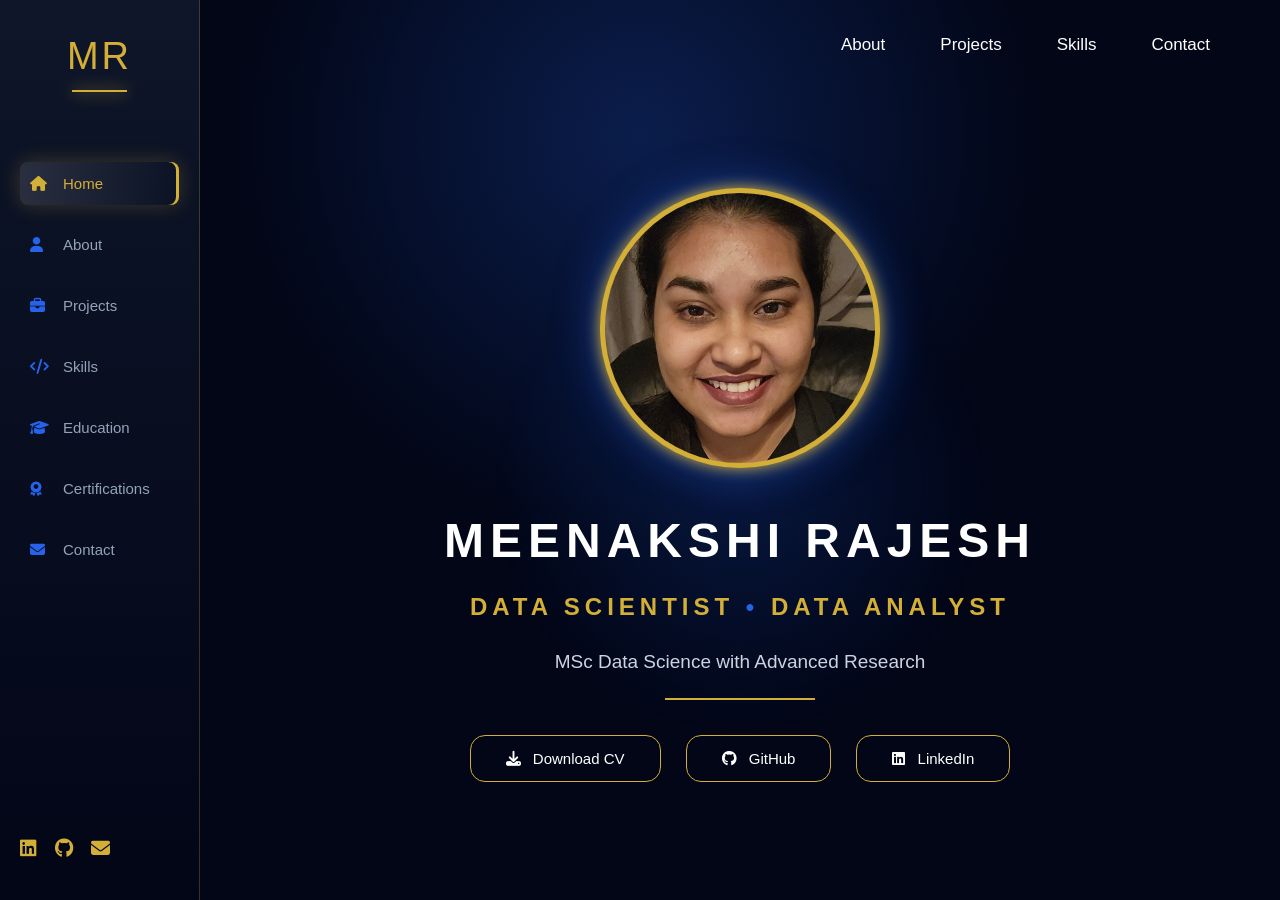
<file: index.html>
<!DOCTYPE html>
<html lang="en">

<head>

<meta charset="UTF-8">
<meta name="viewport" content="width=device-width, initial-scale=1.0">

<title>
Meenakshi Rajesh | Data Scientist
</title>


<link 
rel="stylesheet" 
href="https://cdnjs.cloudflare.com/ajax/libs/font-awesome/6.5.1/css/all.min.css">


<link rel="stylesheet" href="css/style.css">

</head>


<body>


<!-- =========================
     SIDEBAR
========================= -->


<aside class="sidebar">


<div class="logo">
MR
</div>



<nav class="side-menu">


<a class="active" href="index.html">

<i class="fa-solid fa-house"></i>
<span>Home</span>

</a>



<a href="about.html">

<i class="fa-solid fa-user"></i>
<span>About</span>

</a>



<a href="projects.html">

<i class="fa-solid fa-briefcase"></i>
<span>Projects</span>

</a>



<a href="skills.html">

<i class="fa-solid fa-code"></i>
<span>Skills</span>

</a>



<a href="education.html">

<i class="fa-solid fa-graduation-cap"></i>
<span>Education</span>

</a>



<a href="certifications.html">

<i class="fa-solid fa-award"></i>
<span>Certifications</span>

</a>



<a href="contact.html">

<i class="fa-solid fa-envelope"></i>
<span>Contact</span>

</a>


</nav>



<div class="social">


<a href="#">
<i class="fa-brands fa-linkedin"></i>
</a>


<a href="#">
<i class="fa-brands fa-github"></i>
</a>


<a href="#">
<i class="fa-solid fa-envelope"></i>
</a>


</div>


</aside>





<!-- =========================
     MAIN CONTENT
========================= -->


<main class="main">





<!-- TOP NAVIGATION -->


<header class="top-nav">


<a href="about.html">
About
</a>


<a href="projects.html">
Projects
</a>


<a href="skills.html">
Skills
</a>


<a href="contact.html">
Contact
</a>


</header>








<!-- =========================
     HERO SECTION
========================= -->


<section class="hero" id="home">



<div class="profile-circle">


<img 
src="assets/images/profile/profile.jpg"
alt="Meenakshi Rajesh"
class="profile-image">


</div>





<h1>
MEENAKSHI RAJESH
</h1>





<h2>

DATA SCIENTIST

<span>
•
</span>

DATA ANALYST

</h2>





<p>
MSc Data Science with Advanced Research
</p>





<div class="divider"></div>






<div class="buttons">


<button>

<i class="fa-solid fa-download"></i>

Download CV

</button>





<button>

<i class="fa-brands fa-github"></i>

GitHub

</button>





<button>

<i class="fa-brands fa-linkedin"></i>

LinkedIn

</button>



</div>



</section>





</main>





<script src="js/app.js"></script>


</body>

</html>
</file>
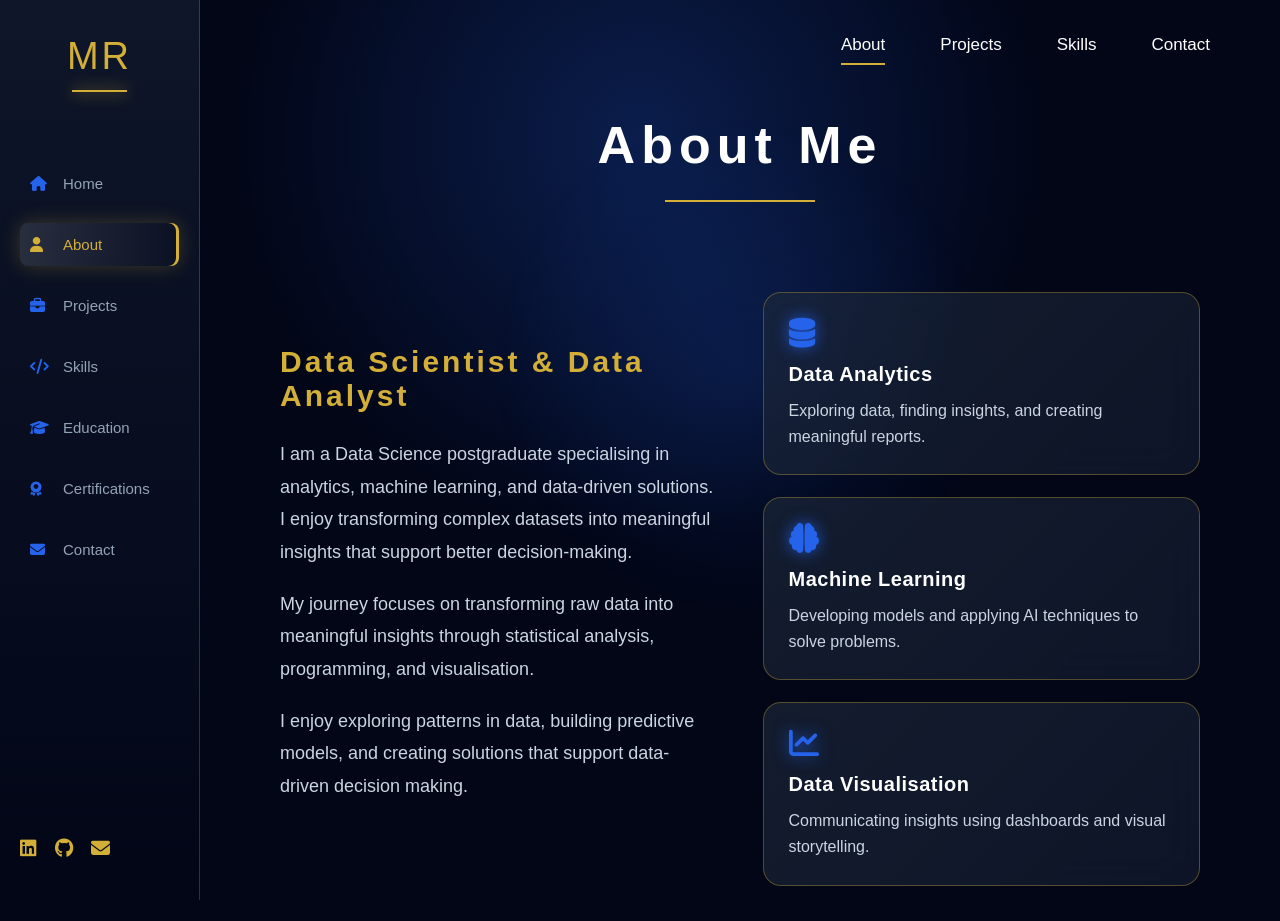
<file: about.html>
<!DOCTYPE html>
<html lang="en">

<head>

<meta charset="UTF-8">
<meta name="viewport" content="width=device-width, initial-scale=1.0">


<title>
Meenakshi Rajesh | About
</title>



<link 
rel="stylesheet" 
href="https://cdnjs.cloudflare.com/ajax/libs/font-awesome/6.5.1/css/all.min.css">


<link rel="stylesheet" href="css/style.css">


</head>


<body>



<!-- =========================
     SIDEBAR
========================= -->


<aside class="sidebar">


<div class="logo">
MR
</div>



<nav class="side-menu">


<a href="index.html">

<i class="fa-solid fa-house"></i>

<span>Home</span>

</a>



<a class="active" href="about.html">

<i class="fa-solid fa-user"></i>

<span>About</span>

</a>



<a href="projects.html">

<i class="fa-solid fa-briefcase"></i>

<span>Projects</span>

</a>



<a href="skills.html">

<i class="fa-solid fa-code"></i>

<span>Skills</span>

</a>



<a href="education.html">

<i class="fa-solid fa-graduation-cap"></i>

<span>Education</span>

</a>



<a href="certifications.html">

<i class="fa-solid fa-award"></i>

<span>Certifications</span>

</a>



<a href="contact.html">

<i class="fa-solid fa-envelope"></i>

<span>Contact</span>

</a>


</nav>





<div class="social">


<a href="#">
<i class="fa-brands fa-linkedin"></i>
</a>



<a href="#">
<i class="fa-brands fa-github"></i>
</a>



<a href="#">
<i class="fa-solid fa-envelope"></i>
</a>



</div>



</aside>








<!-- =========================
     MAIN CONTENT
========================= -->


<main class="main">





<!-- TOP NAVIGATION -->


<header class="top-nav">


<a class="active" href="about.html">

About

</a>



<a href="projects.html">

Projects

</a>



<a href="skills.html">

Skills

</a>



<a href="contact.html">

Contact

</a>


</header>







<!-- =========================
     ABOUT CONTENT
========================= -->


<section class="about-page">





<div class="about-header">


<h1>
About Me
</h1>


<div class="divider"></div>


</div>







<div class="about-content">





<div class="about-intro">


<h2>
Data Scientist & Data Analyst
</h2>



<p>

I am a Data Science postgraduate specialising in analytics, machine learning, and data-driven solutions. 
I enjoy transforming complex datasets into meaningful insights that support better 
decision-making.

</p>



<p>

My journey focuses on transforming raw data into meaningful
insights through statistical analysis, programming, and
visualisation.

</p>



<p>

I enjoy exploring patterns in data, building predictive
models, and creating solutions that support
data-driven decision making.

</p>


</div>







<div class="about-details">





<div class="about-card">


<i class="fa-solid fa-database"></i>


<h3>
Data Analytics
</h3>


<p>
Exploring data, finding insights, and creating meaningful reports.
</p>


</div>







<div class="about-card">


<i class="fa-solid fa-brain"></i>


<h3>
Machine Learning
</h3>


<p>
Developing models and applying AI techniques to solve problems.
</p>


</div>







<div class="about-card">


<i class="fa-solid fa-chart-line"></i>


<h3>
Data Visualisation
</h3>


<p>
Communicating insights using dashboards and visual storytelling.
</p>


</div>





</div>



</div>






</section>







</main>






<script src="js/app.js"></script>


</body>


</html>
</file>
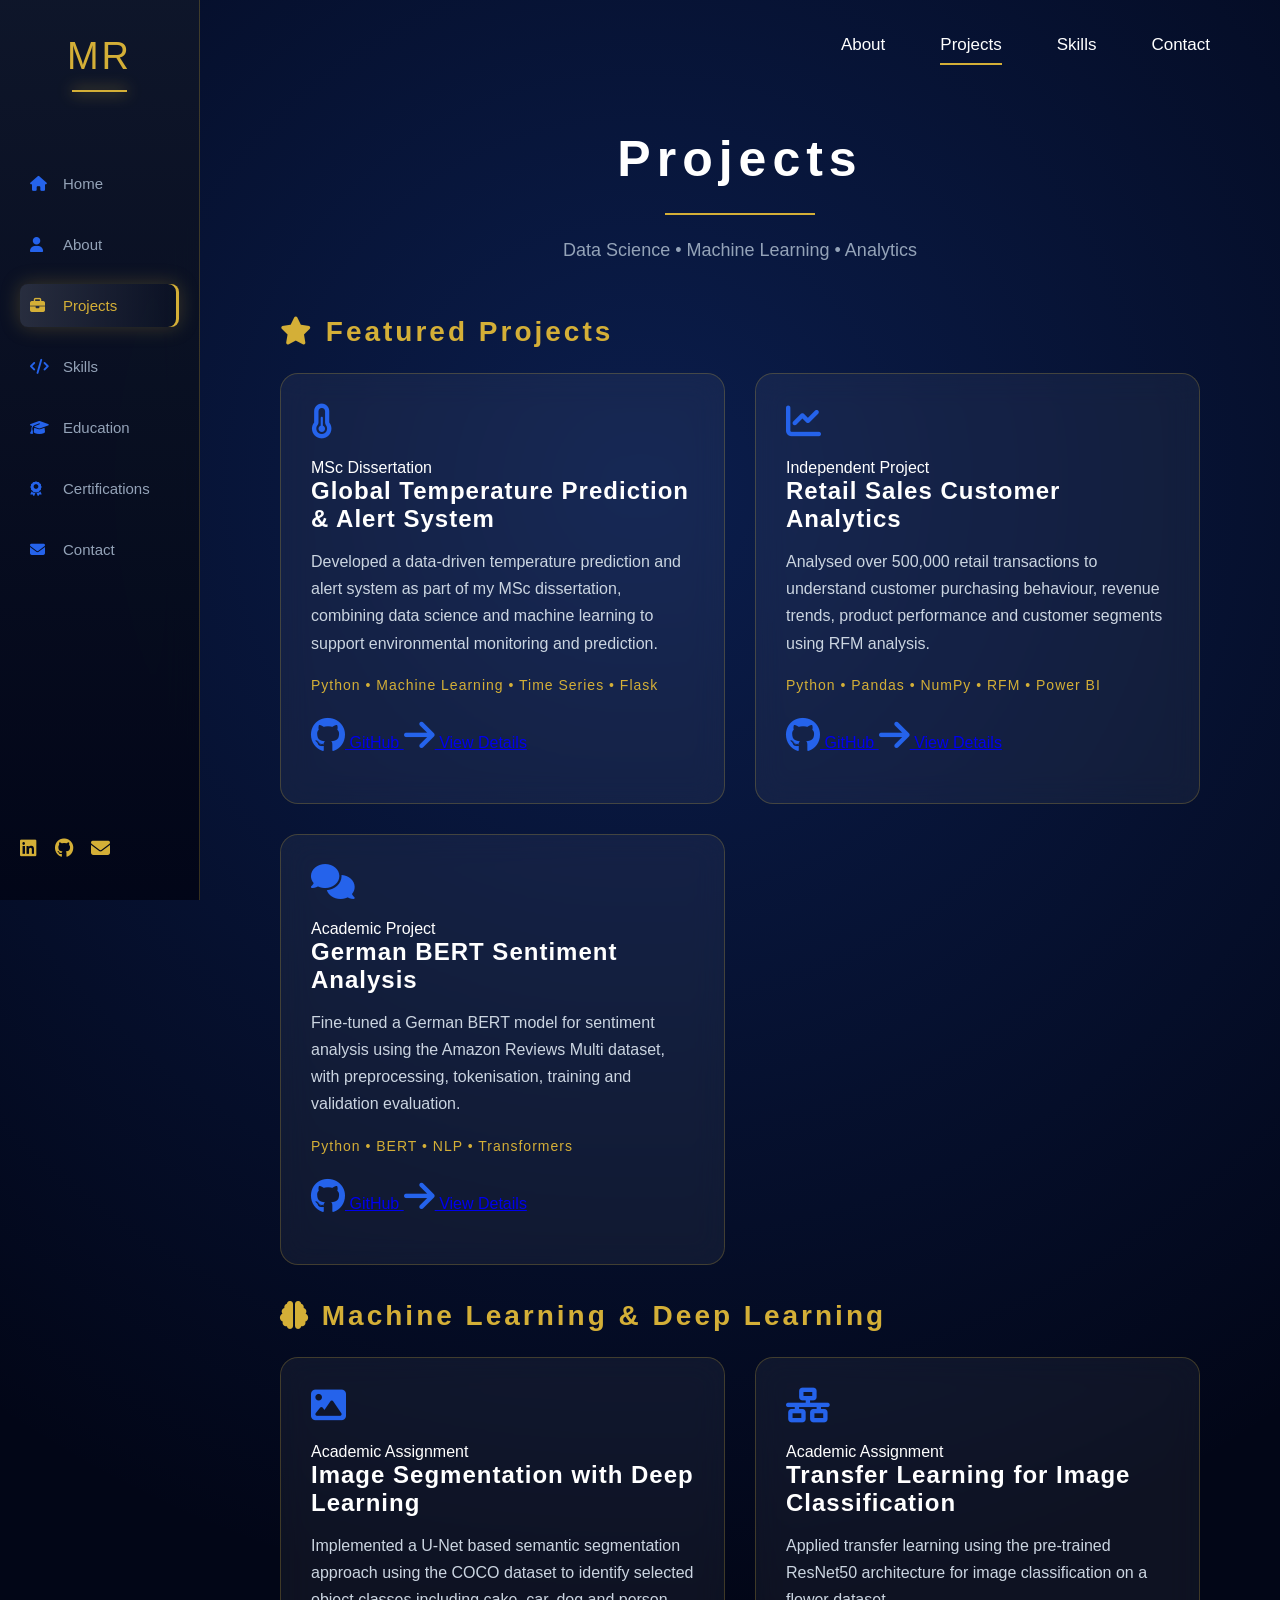
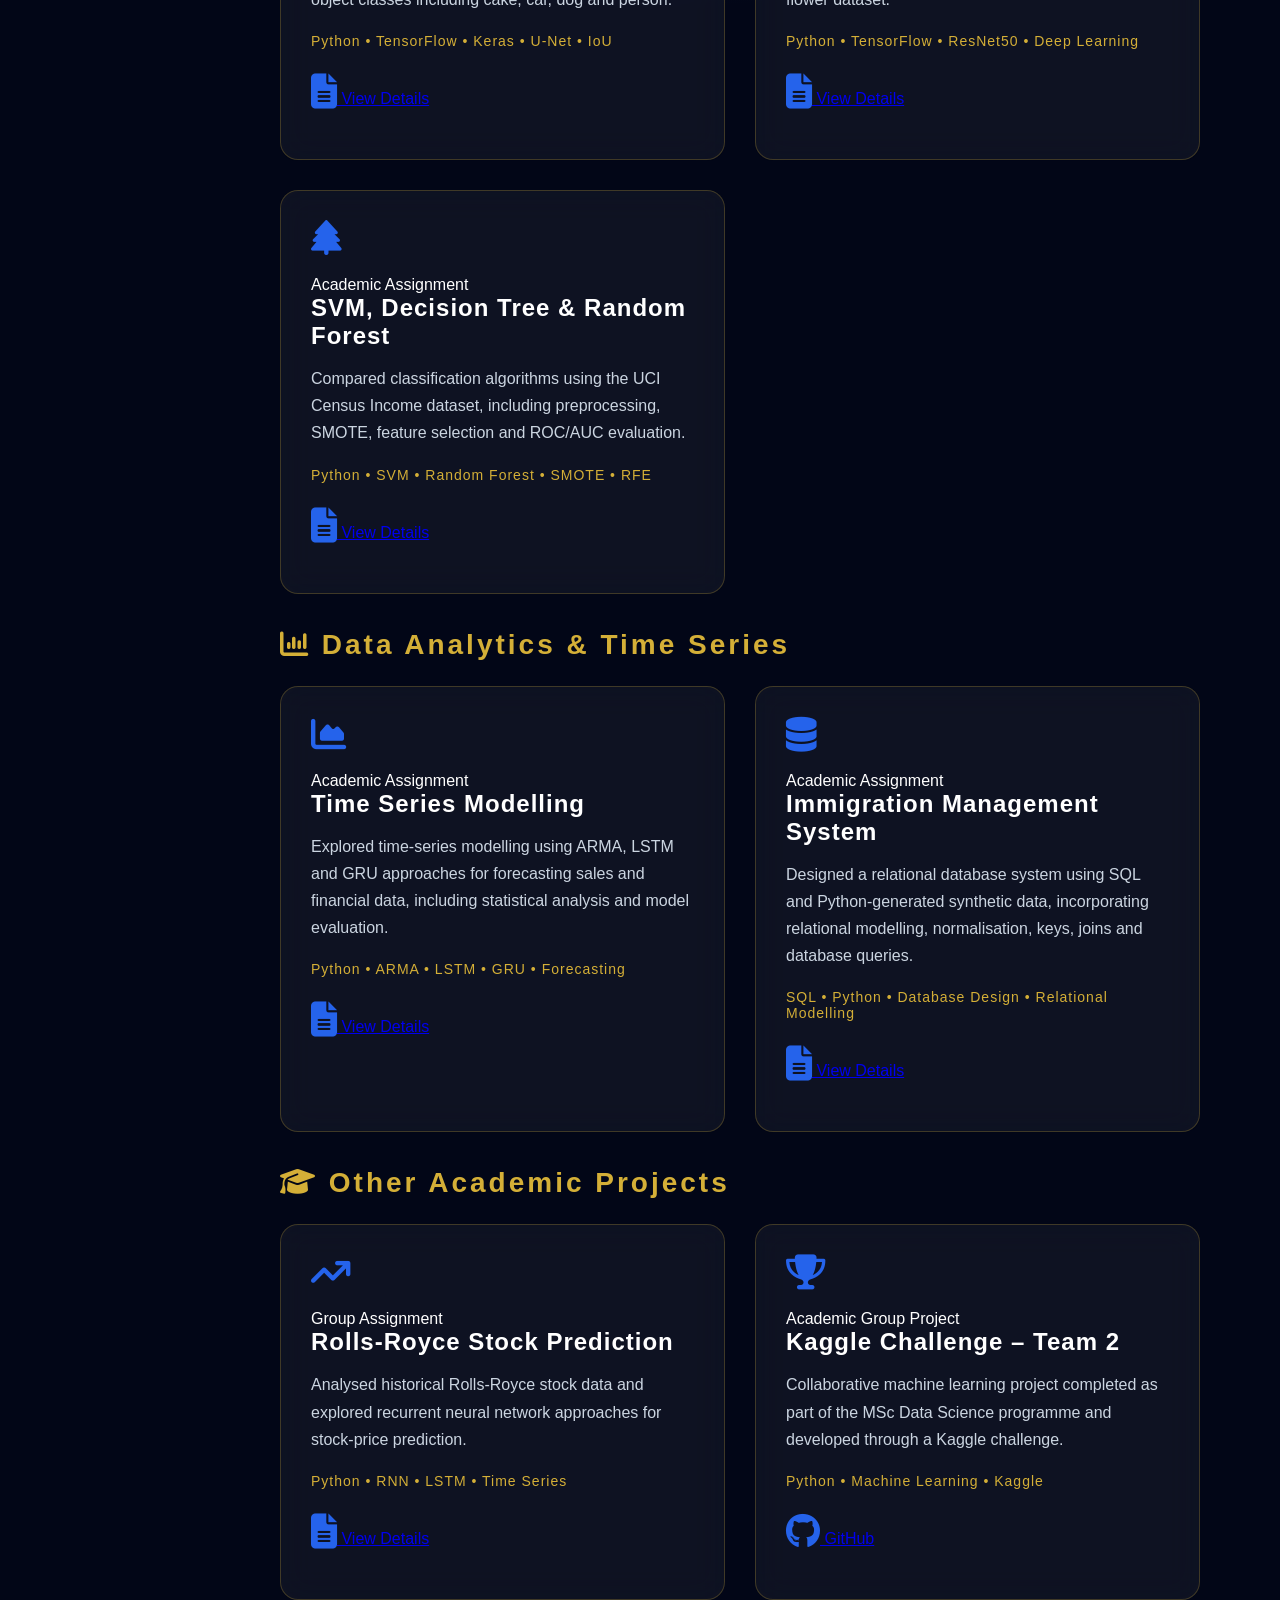
<file: projects.html>
<!DOCTYPE html>
<html lang="en">

<head>

    <meta charset="UTF-8">
    <meta name="viewport" content="width=device-width, initial-scale=1.0">

    <title>
        Meenakshi Rajesh | Projects
    </title>


    <!-- Font Awesome -->
    <link
        rel="stylesheet"
        href="https://cdnjs.cloudflare.com/ajax/libs/font-awesome/6.5.1/css/all.min.css"
    >


    <!-- Main CSS -->
    <link rel="stylesheet" href="css/style.css">

</head>


<body>


<!-- =====================================================
     SIDEBAR
===================================================== -->

<aside class="sidebar">


    <!-- LOGO -->

    <div class="logo">
        MR
    </div>


    <!-- SIDE NAVIGATION -->

    <nav class="side-menu">


        <!-- HOME -->

        <a href="index.html">

            <i class="fa-solid fa-house"></i>

            <span>
                Home
            </span>

        </a>


        <!-- ABOUT -->

        <a href="about.html">

            <i class="fa-solid fa-user"></i>

            <span>
                About
            </span>

        </a>


        <!-- PROJECTS - ACTIVE -->

        <a class="active" href="projects.html">

            <i class="fa-solid fa-briefcase"></i>

            <span>
                Projects
            </span>

        </a>


        <!-- SKILLS -->

        <a href="skills.html">

            <i class="fa-solid fa-code"></i>

            <span>
                Skills
            </span>

        </a>


        <!-- EDUCATION -->

        <a href="education.html">

            <i class="fa-solid fa-graduation-cap"></i>

            <span>
                Education
            </span>

        </a>


        <!-- CERTIFICATIONS -->

        <a href="certifications.html">

            <i class="fa-solid fa-award"></i>

            <span>
                Certifications
            </span>

        </a>


        <!-- CONTACT -->

        <a href="contact.html">

            <i class="fa-solid fa-envelope"></i>

            <span>
                Contact
            </span>

        </a>


    </nav>



    <!-- SOCIAL LINKS -->

    <div class="social">


        <a href="#" aria-label="LinkedIn">

            <i class="fa-brands fa-linkedin"></i>

        </a>


        <a href="#" aria-label="GitHub">

            <i class="fa-brands fa-github"></i>

        </a>


        <a href="#" aria-label="Email">

            <i class="fa-solid fa-envelope"></i>

        </a>


    </div>


</aside>



<!-- =====================================================
     MAIN CONTENT
===================================================== -->

<main class="main">


    <!-- =================================================
         TOP NAVIGATION
    ================================================= -->

    <header class="top-nav">


        <a href="about.html">

            About

        </a>


        <!-- ACTIVE -->

        <a class="active" href="projects.html">

            Projects

        </a>


        <a href="skills.html">

            Skills

        </a>


        <a href="contact.html">

            Contact

        </a>


    </header>



    <!-- =================================================
         PROJECTS PAGE
    ================================================= -->

    <section class="projects-page">


        <!-- =================================================
             PAGE HEADER
        ================================================= -->

        <div class="projects-header">


            <h1>
                Projects
            </h1>


            <div class="divider"></div>


            <p>
                Data Science • Machine Learning • Analytics
            </p>


        </div>



        <!-- =================================================
             FEATURED PROJECTS
        ================================================= -->

        <div class="project-section">


            <h2 class="project-category">

                <i class="fa-solid fa-star"></i>

                Featured Projects

            </h2>



            <div class="project-grid">


                <!-- =========================================
                     GLOBAL TEMPERATURE
                ========================================== -->

                <div class="project-card featured-project">


                    <div class="project-icon">

                        <i class="fa-solid fa-temperature-half"></i>

                    </div>


                    <span class="project-type">

                        MSc Dissertation

                    </span>


                    <h3>

                        Global Temperature Prediction
                        & Alert System

                    </h3>


                    <p>

                        Developed a data-driven temperature
                        prediction and alert system as part of
                        my MSc dissertation, combining data
                        science and machine learning to support
                        environmental monitoring and prediction.

                    </p>


                    <div class="tech">

                        Python • Machine Learning • Time Series
                        • Flask

                    </div>


                    <div class="project-buttons">


                        <a
                            class="project-btn"
                            href="https://github.com/Meenakshi-Rajesh/Global-Temperature-Prediction-and-Alert-System"
                            target="_blank"
                            rel="noopener noreferrer"
                        >

                            <i class="fa-brands fa-github"></i>

                            GitHub

                        </a>


                        <a
                            class="project-btn secondary"
                            href="#"
                        >

                            <i class="fa-solid fa-arrow-right"></i>

                            View Details

                        </a>


                    </div>


                </div>



                <!-- =========================================
                     RETAIL ANALYTICS
                ========================================== -->

                <div class="project-card">


                    <div class="project-icon">

                        <i class="fa-solid fa-chart-line"></i>

                    </div>


                    <span class="project-type">

                        Independent Project

                    </span>


                    <h3>

                        Retail Sales Customer Analytics

                    </h3>


                    <p>

                        Analysed over 500,000 retail transactions
                        to understand customer purchasing behaviour,
                        revenue trends, product performance and
                        customer segments using RFM analysis.

                    </p>


                    <div class="tech">

                        Python • Pandas • NumPy • RFM
                        • Power BI

                    </div>


                    <div class="project-buttons">


                        <a
                            class="project-btn"
                            href="https://github.com/Meenakshi-Rajesh/retail-sales-customer-analytics"
                            target="_blank"
                            rel="noopener noreferrer"
                        >

                            <i class="fa-brands fa-github"></i>

                            GitHub

                        </a>


                        <a
                            class="project-btn secondary"
                            href="#"
                        >

                            <i class="fa-solid fa-arrow-right"></i>

                            View Details

                        </a>


                    </div>


                </div>



                <!-- =========================================
                     SENTIMENT ANALYSIS
                ========================================== -->

                <div class="project-card">


                    <div class="project-icon">

                        <i class="fa-solid fa-comments"></i>

                    </div>


                    <span class="project-type">

                        Academic Project

                    </span>


                    <h3>

                        German BERT Sentiment Analysis

                    </h3>


                    <p>

                        Fine-tuned a German BERT model for
                        sentiment analysis using the Amazon
                        Reviews Multi dataset, with preprocessing,
                        tokenisation, training and validation
                        evaluation.

                    </p>


                    <div class="tech">

                        Python • BERT • NLP
                        • Transformers

                    </div>


                    <div class="project-buttons">


                        <a
                            class="project-btn"
                            href="https://github.com/Meenakshi-Rajesh/LLM_Sentimental-Analysis-"
                            target="_blank"
                            rel="noopener noreferrer"
                        >

                            <i class="fa-brands fa-github"></i>

                            GitHub

                        </a>


                        <a
                            class="project-btn secondary"
                            href="#"
                        >

                            <i class="fa-solid fa-arrow-right"></i>

                            View Details

                        </a>


                    </div>


                </div>


            </div>


        </div>



        <!-- =================================================
             MACHINE LEARNING & DEEP LEARNING
        ================================================= -->

        <div class="project-section">


            <h2 class="project-category">

                <i class="fa-solid fa-brain"></i>

                Machine Learning & Deep Learning

            </h2>



            <div class="project-grid">


                <!-- IMAGE SEGMENTATION -->

                <div class="project-card">


                    <div class="project-icon">

                        <i class="fa-solid fa-image"></i>

                    </div>


                    <span class="project-type">

                        Academic Assignment

                    </span>


                    <h3>

                        Image Segmentation
                        with Deep Learning

                    </h3>


                    <p>

                        Implemented a U-Net based semantic
                        segmentation approach using the COCO
                        dataset to identify selected object
                        classes including cake, car, dog and person.

                    </p>


                    <div class="tech">

                        Python • TensorFlow • Keras
                        • U-Net • IoU

                    </div>


                    <div class="project-buttons">


                        <a
                            class="project-btn secondary"
                            href="#"
                        >

                            <i class="fa-solid fa-file-lines"></i>

                            View Details

                        </a>


                    </div>


                </div>



                <!-- TRANSFER LEARNING -->

                <div class="project-card">


                    <div class="project-icon">

                        <i class="fa-solid fa-network-wired"></i>

                    </div>


                    <span class="project-type">

                        Academic Assignment

                    </span>


                    <h3>

                        Transfer Learning
                        for Image Classification

                    </h3>


                    <p>

                        Applied transfer learning using the
                        pre-trained ResNet50 architecture for
                        image classification on a flower dataset.

                    </p>


                    <div class="tech">

                        Python • TensorFlow
                        • ResNet50 • Deep Learning

                    </div>


                    <div class="project-buttons">


                        <a
                            class="project-btn secondary"
                            href="#"
                        >

                            <i class="fa-solid fa-file-lines"></i>

                            View Details

                        </a>


                    </div>


                </div>



                <!-- CLASSIFICATION -->

                <div class="project-card">


                    <div class="project-icon">

                        <i class="fa-solid fa-tree"></i>

                    </div>


                    <span class="project-type">

                        Academic Assignment

                    </span>


                    <h3>

                        SVM, Decision Tree
                        & Random Forest

                    </h3>


                    <p>

                        Compared classification algorithms using
                        the UCI Census Income dataset, including
                        preprocessing, SMOTE, feature selection
                        and ROC/AUC evaluation.

                    </p>


                    <div class="tech">

                        Python • SVM • Random Forest
                        • SMOTE • RFE

                    </div>


                    <div class="project-buttons">


                        <a
                            class="project-btn secondary"
                            href="#"
                        >

                            <i class="fa-solid fa-file-lines"></i>

                            View Details

                        </a>


                    </div>


                </div>


            </div>


        </div>



        <!-- =================================================
             DATA ANALYTICS & TIME SERIES
        ================================================= -->

        <div class="project-section">


            <h2 class="project-category">

                <i class="fa-solid fa-chart-column"></i>

                Data Analytics & Time Series

            </h2>



            <div class="project-grid">


                <!-- TIME SERIES -->

                <div class="project-card">


                    <div class="project-icon">

                        <i class="fa-solid fa-chart-area"></i>

                    </div>


                    <span class="project-type">

                        Academic Assignment

                    </span>


                    <h3>

                        Time Series Modelling

                    </h3>


                    <p>

                        Explored time-series modelling using
                        ARMA, LSTM and GRU approaches for
                        forecasting sales and financial data,
                        including statistical analysis and
                        model evaluation.

                    </p>


                    <div class="tech">

                        Python • ARMA • LSTM
                        • GRU • Forecasting

                    </div>


                    <div class="project-buttons">


                        <a
                            class="project-btn secondary"
                            href="#"
                        >

                            <i class="fa-solid fa-file-lines"></i>

                            View Details

                        </a>


                    </div>


                </div>



                <!-- IMMIGRATION DATABASE -->

                <div class="project-card">


                    <div class="project-icon">

                        <i class="fa-solid fa-database"></i>

                    </div>


                    <span class="project-type">

                        Academic Assignment

                    </span>


                    <h3>

                        Immigration Management System

                    </h3>


                    <p>

                        Designed a relational database system
                        using SQL and Python-generated synthetic
                        data, incorporating relational modelling,
                        normalisation, keys, joins and database
                        queries.

                    </p>


                    <div class="tech">

                        SQL • Python • Database Design
                        • Relational Modelling

                    </div>


                    <div class="project-buttons">


                        <a
                            class="project-btn secondary"
                            href="#"
                        >

                            <i class="fa-solid fa-file-lines"></i>

                            View Details

                        </a>


                    </div>


                </div>


            </div>


        </div>



        <!-- =================================================
             OTHER ACADEMIC PROJECTS
        ================================================= -->

        <div class="project-section">


            <h2 class="project-category">

                <i class="fa-solid fa-graduation-cap"></i>

                Other Academic Projects

            </h2>



            <div class="project-grid">


                <!-- ROLLS ROYCE -->

                <div class="project-card">


                    <div class="project-icon">

                        <i class="fa-solid fa-arrow-trend-up"></i>

                    </div>


                    <span class="project-type">

                        Group Assignment

                    </span>


                    <h3>

                        Rolls-Royce Stock Prediction

                    </h3>


                    <p>

                        Analysed historical Rolls-Royce stock
                        data and explored recurrent neural network
                        approaches for stock-price prediction.

                    </p>


                    <div class="tech">

                        Python • RNN • LSTM
                        • Time Series

                    </div>


                    <div class="project-buttons">


                        <a
                            class="project-btn secondary"
                            href="#"
                        >

                            <i class="fa-solid fa-file-lines"></i>

                            View Details

                        </a>


                    </div>


                </div>



                <!-- KAGGLE -->

                <div class="project-card">


                    <div class="project-icon">

                        <i class="fa-solid fa-trophy"></i>

                    </div>


                    <span class="project-type">

                        Academic Group Project

                    </span>


                    <h3>

                        Kaggle Challenge – Team 2

                    </h3>


                    <p>

                        Collaborative machine learning project
                        completed as part of the MSc Data Science
                        programme and developed through a Kaggle
                        challenge.

                    </p>


                    <div class="tech">

                        Python • Machine Learning
                        • Kaggle

                    </div>


                    <div class="project-buttons">


                        <a
                            class="project-btn"
                            href="https://github.com/7PAM2015-0509-2023-Group-G/Kaggle-challenge-team-2"
                            target="_blank"
                            rel="noopener noreferrer"
                        >

                            <i class="fa-brands fa-github"></i>

                            GitHub

                        </a>


                    </div>


                </div>


            </div>


        </div>


    </section>


</main>


<script src="js/app.js"></script>


</body>

</html>
</file>
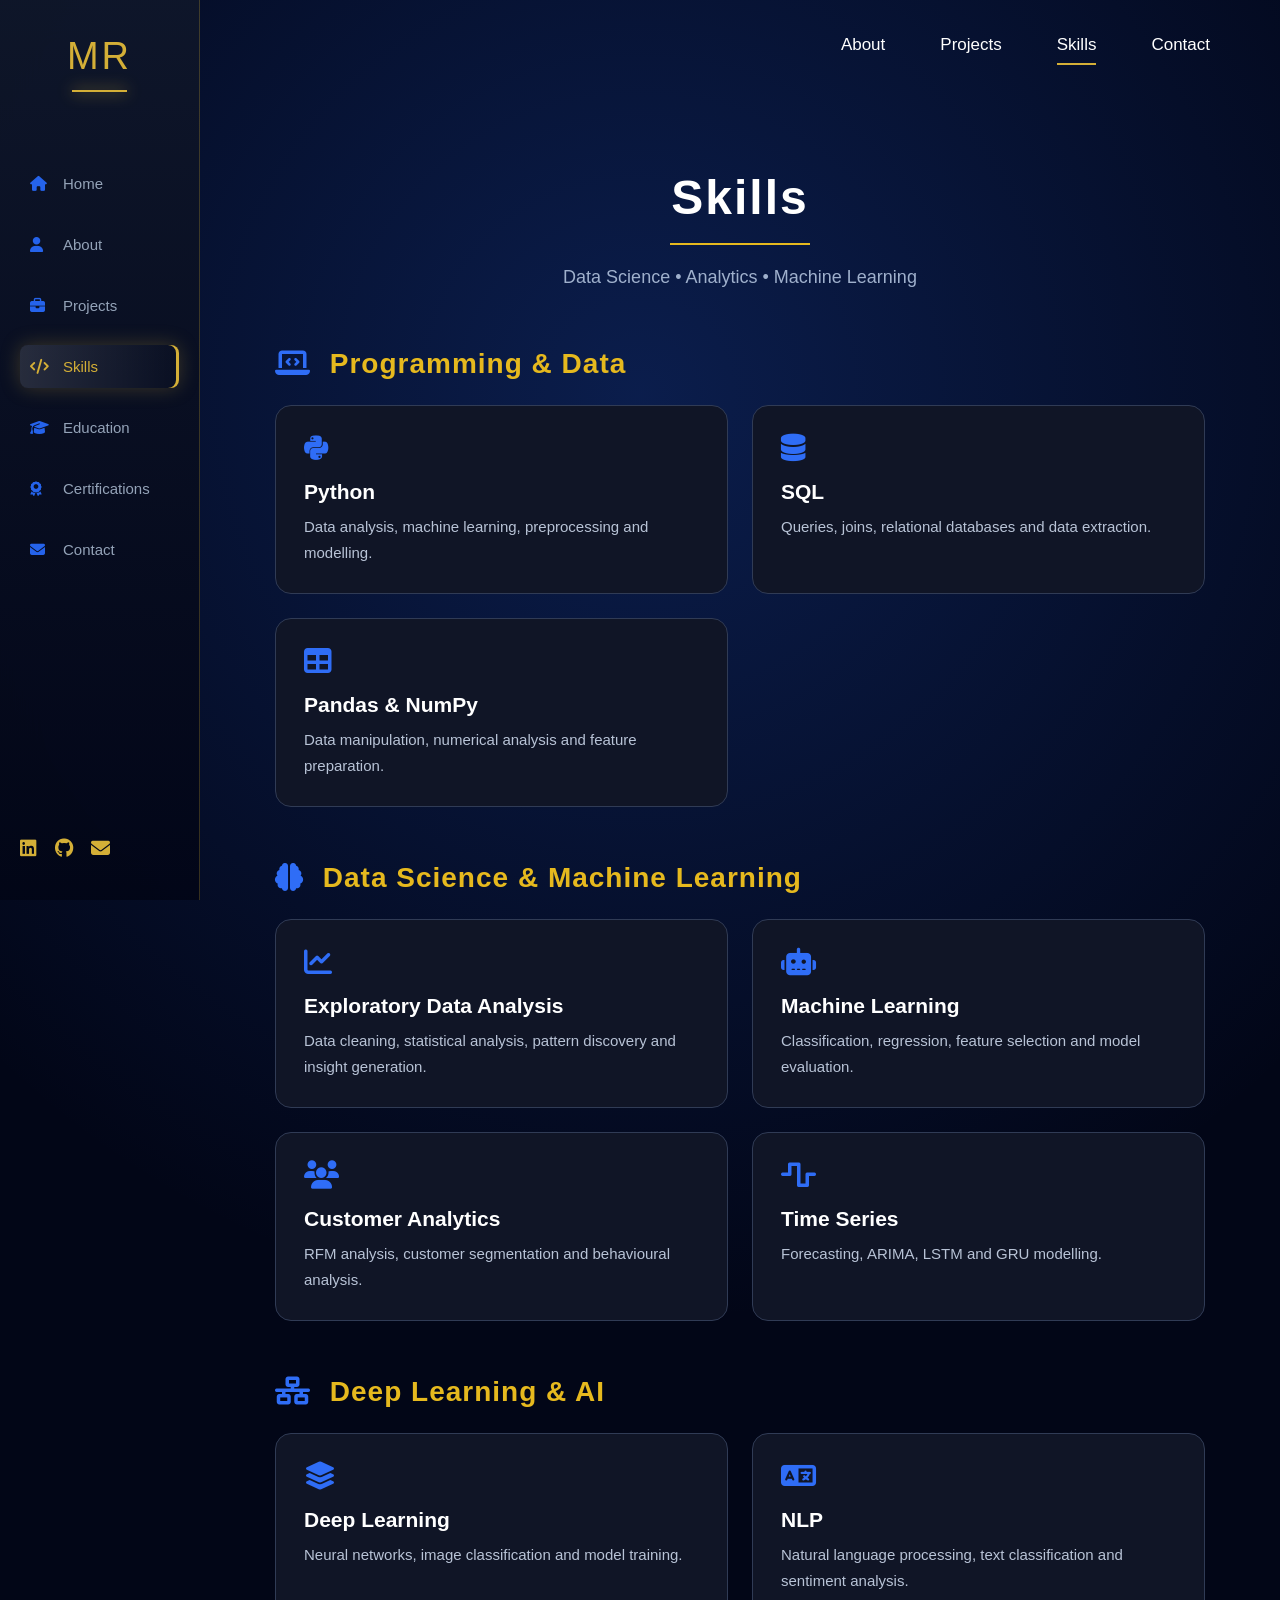
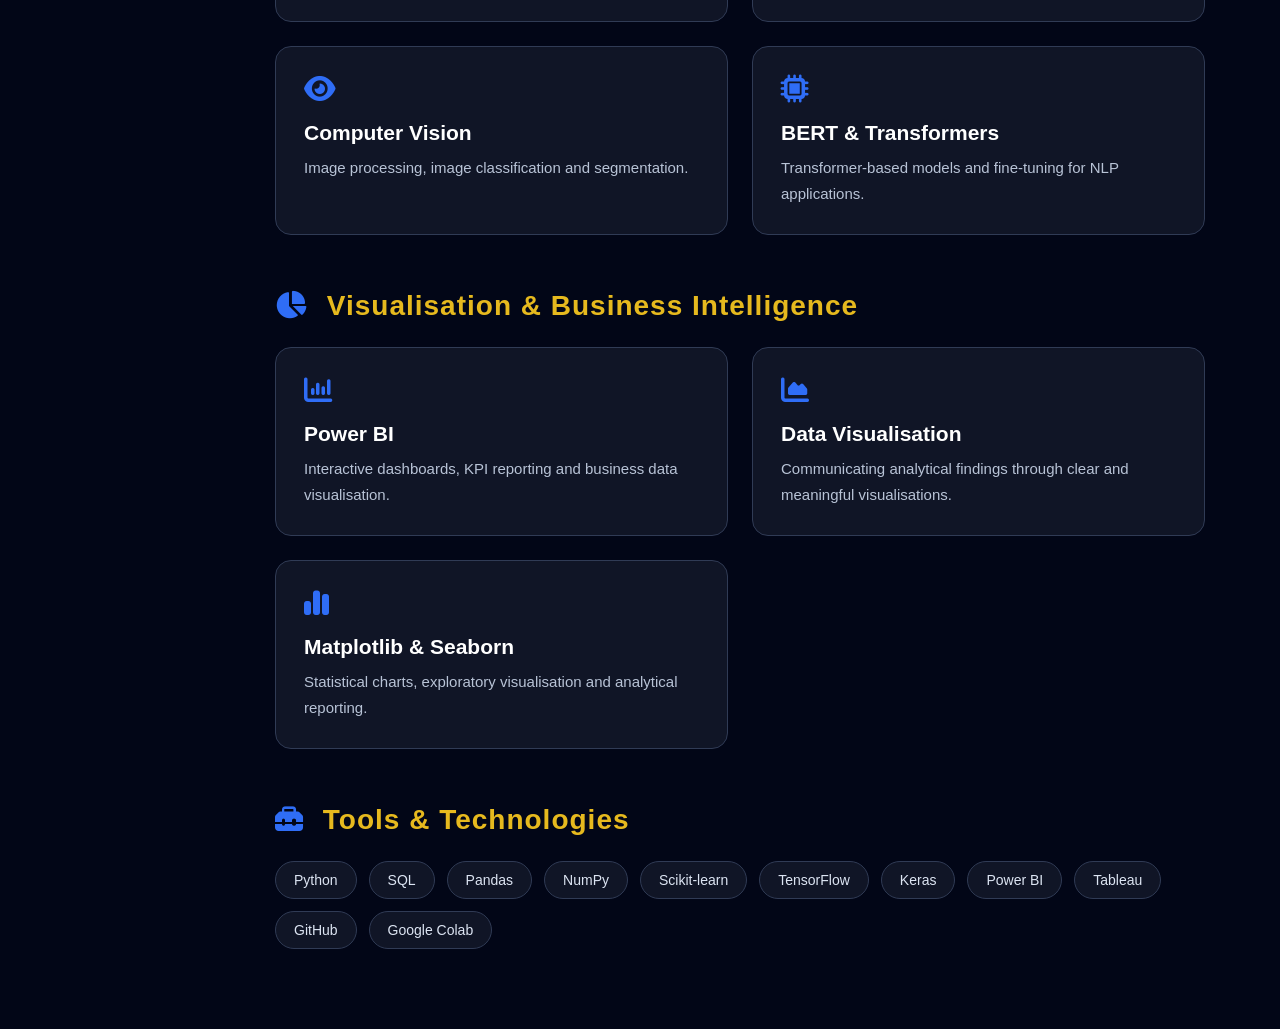
<file: skills.html>
<!DOCTYPE html>
<html lang="en">

<head>

<meta charset="UTF-8">
<meta name="viewport" content="width=device-width, initial-scale=1.0">

<title>
Meenakshi Rajesh | Skills
</title>

<link
rel="stylesheet"
href="https://cdnjs.cloudflare.com/ajax/libs/font-awesome/6.5.1/css/all.min.css">

<link rel="stylesheet" href="css/style.css">

</head>


<body>


<!-- =========================
     SIDEBAR
========================= -->

<aside class="sidebar">

    <div class="logo">
        MR
    </div>


    <nav class="side-menu">

        <a href="index.html">
            <i class="fa-solid fa-house"></i>
            <span>Home</span>
        </a>


        <a href="about.html">
            <i class="fa-solid fa-user"></i>
            <span>About</span>
        </a>


        <a href="projects.html">
            <i class="fa-solid fa-briefcase"></i>
            <span>Projects</span>
        </a>


        <a class="active" href="skills.html">
            <i class="fa-solid fa-code"></i>
            <span>Skills</span>
        </a>


        <a href="education.html">
            <i class="fa-solid fa-graduation-cap"></i>
            <span>Education</span>
        </a>


        <a href="certifications.html">
            <i class="fa-solid fa-award"></i>
            <span>Certifications</span>
        </a>


        <a href="contact.html">
            <i class="fa-solid fa-envelope"></i>
            <span>Contact</span>
        </a>

    </nav>


    <div class="social">

        <a href="#">
            <i class="fa-brands fa-linkedin"></i>
        </a>

        <a href="#">
            <i class="fa-brands fa-github"></i>
        </a>

        <a href="#">
            <i class="fa-solid fa-envelope"></i>
        </a>

    </div>

</aside>



<!-- =========================
     MAIN CONTENT
========================= -->

<main class="main">


<!-- TOP NAV -->

<header class="top-nav">

    <a href="about.html">
        About
    </a>

    <a href="projects.html">
        Projects
    </a>

    <a class="active" href="skills.html">
        Skills
    </a>

    <a href="contact.html">
        Contact
    </a>

</header>



<!-- =========================
     SKILLS SECTION
========================= -->

<section class="skills-page">


    <div class="skills-header">

        <h1>
            Skills
        </h1>

        <div class="divider"></div>

        <p>
            Data Science • Analytics • Machine Learning
        </p>

    </div>



    <!-- =========================
         PROGRAMMING & DATA
    ========================= -->

    <h2 class="skill-category">

        <i class="fa-solid fa-laptop-code"></i>

        Programming & Data

    </h2>


    <div class="skills-grid">


        <div class="skill-card">

            <i class="fa-brands fa-python"></i>

            <h3>
                Python
            </h3>

            <p>
                Data analysis, machine learning, preprocessing and modelling.
            </p>

        </div>



        <div class="skill-card">

            <i class="fa-solid fa-database"></i>

            <h3>
                SQL
            </h3>

            <p>
                Queries, joins, relational databases and data extraction.
            </p>

        </div>



        <div class="skill-card">

            <i class="fa-solid fa-table"></i>

            <h3>
                Pandas & NumPy
            </h3>

            <p>
                Data manipulation, numerical analysis and feature preparation.
            </p>

        </div>


    </div>



    <!-- =========================
         DATA SCIENCE
    ========================= -->

    <h2 class="skill-category">

        <i class="fa-solid fa-brain"></i>

        Data Science & Machine Learning

    </h2>


    <div class="skills-grid">


        <div class="skill-card">

            <i class="fa-solid fa-chart-line"></i>

            <h3>
                Exploratory Data Analysis
            </h3>

            <p>
                Data cleaning, statistical analysis, pattern discovery and insight generation.
            </p>

        </div>



        <div class="skill-card">

            <i class="fa-solid fa-robot"></i>

            <h3>
                Machine Learning
            </h3>

            <p>
                Classification, regression, feature selection and model evaluation.
            </p>

        </div>



        <div class="skill-card">

            <i class="fa-solid fa-users"></i>

            <h3>
                Customer Analytics
            </h3>

            <p>
                RFM analysis, customer segmentation and behavioural analysis.
            </p>

        </div>



        <div class="skill-card">

            <i class="fa-solid fa-wave-square"></i>

            <h3>
                Time Series
            </h3>

            <p>
                Forecasting, ARIMA, LSTM and GRU modelling.
            </p>

        </div>


    </div>



    <!-- =========================
         DEEP LEARNING & AI
    ========================= -->

    <h2 class="skill-category">

        <i class="fa-solid fa-network-wired"></i>

        Deep Learning & AI

    </h2>


    <div class="skills-grid">


        <div class="skill-card">

            <i class="fa-solid fa-layer-group"></i>

            <h3>
                Deep Learning
            </h3>

            <p>
                Neural networks, image classification and model training.
            </p>

        </div>



        <div class="skill-card">

            <i class="fa-solid fa-language"></i>

            <h3>
                NLP
            </h3>

            <p>
                Natural language processing, text classification and sentiment analysis.
            </p>

        </div>



        <div class="skill-card">

            <i class="fa-solid fa-eye"></i>

            <h3>
                Computer Vision
            </h3>

            <p>
                Image processing, image classification and segmentation.
            </p>

        </div>



        <div class="skill-card">

            <i class="fa-solid fa-microchip"></i>

            <h3>
                BERT & Transformers
            </h3>

            <p>
                Transformer-based models and fine-tuning for NLP applications.
            </p>

        </div>


    </div>



    <!-- =========================
         VISUALISATION & BI
    ========================= -->

    <h2 class="skill-category">

        <i class="fa-solid fa-chart-pie"></i>

        Visualisation & Business Intelligence

    </h2>


    <div class="skills-grid">


        <div class="skill-card">

            <i class="fa-solid fa-chart-column"></i>

            <h3>
                Power BI
            </h3>

            <p>
                Interactive dashboards, KPI reporting and business data visualisation.
            </p>

        </div>



        <div class="skill-card">

            <i class="fa-solid fa-chart-area"></i>

            <h3>
                Data Visualisation
            </h3>

            <p>
                Communicating analytical findings through clear and meaningful visualisations.
            </p>

        </div>



        <div class="skill-card">

            <i class="fa-solid fa-chart-simple"></i>

            <h3>
                Matplotlib & Seaborn
            </h3>

            <p>
                Statistical charts, exploratory visualisation and analytical reporting.
            </p>

        </div>


    </div>



    <!-- =========================
         TOOLS
    ========================= -->

    <h2 class="skill-category">

        <i class="fa-solid fa-toolbox"></i>

        Tools & Technologies

    </h2>


    <div class="skills-tools">

        <span>Python</span>
        <span>SQL</span>
        <span>Pandas</span>
        <span>NumPy</span>
        <span>Scikit-learn</span>
        <span>TensorFlow</span>
        <span>Keras</span>
        <span>Power BI</span>
        <span>Tableau</span>
        <span>GitHub</span>
        <span>Google Colab</span>

    </div>


</section>


</main>


</body>

</html>
</file>
<file: css/style.css>
/* =========================================
   MEENAKSHI RAJESH PORTFOLIO
   Aurora Premium Theme
========================================= */


/* RESET */

* {
    margin:0;
    padding:0;
    box-sizing:border-box;
}


html {
    scroll-behavior:smooth;
}



body {

    min-height:100vh;

    background:

    radial-gradient(
        circle at 50% 15%,
        rgba(37,99,235,0.25),
        transparent 40%
    ),

    #020617;


    color:white;


    font-family:
    "Inter",
    Arial,
    sans-serif;

}




/* =========================================
   SIDEBAR
========================================= */


.sidebar {

    position:fixed;

    left:0;

    top:0;


    width:200px;


    height:100vh;


    background:

    linear-gradient(
        180deg,
        rgba(15,23,42,.95),
        rgba(2,6,23,.95)
    );


    backdrop-filter:blur(20px);


    border-right:

    1px solid

    rgba(212,175,55,.25);


    padding:35px 20px;

}



.logo {

    text-align:center;

    font-size:38px;

    letter-spacing:3px;

    color:#D4AF37;

    margin-bottom:70px;

}



.logo::after {

    content:"";

    display:block;

    width:55px;

    height:2px;

    background:#D4AF37;

    margin:12px auto;

    box-shadow:
    0 0 15px #D4AF37;

}





.side-menu {

    display:flex;

    flex-direction:column;

    gap:18px;

}



.side-menu a {

    display:flex;

    align-items:center;

    gap:15px;


    padding:13px 10px;


    border-radius:8px;


    color:#94A3B8;


    text-decoration:none;


    font-size:15px;


    transition:.3s;

}



.side-menu i {

    width:18px;

    color:#2563EB;

}



.side-menu a:hover {

    color:#D4AF37;

    transform:translateX(5px);

}



.side-menu a.active {


    color:#D4AF37;


    background:

    linear-gradient(
        90deg,
        rgba(255,255,255,.12),
        transparent
    );


    box-shadow:

    inset -3px 0 0 #D4AF37,

    0 0 20px rgba(212,175,55,.25);

}




.side-menu a.active i {

    color:#D4AF37;

}





/* SOCIAL */

.social {

    position:absolute;

    bottom:40px;

    left:20px;


    display:flex;

    gap:18px;

}



.social a {

    color:#D4AF37;

    font-size:19px;

    transition:.3s;

}



.social a:hover {

    color:#2563EB;

    transform:translateY(-5px);

}





/* =========================================
   MAIN
========================================= */


.main {

    margin-left:200px;

}




/* =========================================
   TOP NAV
========================================= */


.top-nav {

    height:90px;


    display:flex;


    justify-content:flex-end;


    align-items:center;


    gap:55px;


    padding-right:70px;

}



.top-nav a {

    color:white;

    text-decoration:none;

    font-size:17px;

    position:relative;

}



.top-nav a::after {

    content:"";

    position:absolute;

    left:0;

    bottom:-10px;

    width:0;

    height:2px;

    background:#D4AF37;

    transition:.3s;

}



.top-nav a:hover::after {

    width:100%;

}





/* =========================================
   HERO
========================================= */


.hero {


    min-height:

    calc(100vh - 90px);


    display:flex;


    flex-direction:column;


    justify-content:center;


    align-items:center;


    position:relative;


    transform:translateY(-10px);

}




.hero::before {


    content:"";


    position:absolute;


    width:500px;


    height:500px;



    background:

    radial-gradient(

        circle,

        rgba(37,99,235,.18),

        transparent 70%

    );


    z-index:-1;

}







/* =========================================
   PROFILE IMAGE
========================================= */


.profile-circle {


    width:280px;


    height:280px;


    border-radius:50%;


    padding:5px;


    background:#D4AF37;


    overflow:hidden;



    box-shadow:


    0 0 15px #D4AF37,


    0 0 45px rgba(37,99,235,.55);



    animation:

    float 4s ease-in-out infinite;


}




.profile-image {


    width:100%;


    height:100%;


    display:block;


    object-fit:cover;


    object-position:center 20%;


    border-radius:50%;


}







/* =========================================
   TEXT
========================================= */


.hero h1 {


    margin-top:45px;


    font-size:48px;


    letter-spacing:6px;


    font-weight:600;


}





.hero h2 {


    margin-top:25px;


    color:#D4AF37;


    letter-spacing:5px;


}




.hero h2 span {


    color:#2563EB;

}




.hero p {


    margin-top:30px;


    color:#CBD5E1;


    font-size:19px;


}





.divider {


    width:150px;


    height:2px;


    background:#D4AF37;


    margin-top:25px;


}





/* =========================================
   BUTTONS
========================================= */


.buttons {


    margin-top:35px;


    display:flex;


    gap:25px;


}




button {


    padding:14px 35px;


    border-radius:15px;


    border:

    1px solid #D4AF37;



    background:transparent;



    color:white;



    font-size:15px;



    cursor:pointer;



    transition:.3s;


}




button i {


    margin-right:8px;


}





button:hover {


    transform:translateY(-5px);



    box-shadow:


    0 0 25px rgba(212,175,55,.6);


}







/* =========================================
   ANIMATION
========================================= */


@keyframes float {


    0% {

        transform:translateY(0);

    }


    50% {

        transform:translateY(-12px);

    }


    100% {

        transform:translateY(0);

    }

}



/* =========================================
   ABOUT PAGE
========================================= */


.about-page {

    min-height:calc(100vh - 90px);

    padding:20px 80px;

    display:flex;

    flex-direction:column;

    justify-content:flex-start;
    padding-top:40px;
    align-items:center;
   transform:translateY(-15px);

}




.about-header {

    text-align:center;

    margin-bottom:55px;

}



.about-header h1 {


    font-size:52px;

    letter-spacing:6px;

    font-weight:600;

    color:white;


}



.about-header .divider {


    margin:25px auto;


}







.about-content {


    width:100%;


    max-width:1100px;
    

    display:grid;


    grid-template-columns:1fr 1fr;


    gap:45px;


    align-items:center;


}

.about-details {
    padding-top:10px;
}




/* LEFT CONTENT */


.about-intro h2 {


    font-size:30px;


    color:#D4AF37;


    letter-spacing:3px;


    margin-bottom:25px;


}




.about-intro p {


    color:#CBD5E1;


    font-size:18px;


    line-height:1.8;


    margin-bottom:20px;


}







/* RIGHT CARDS */


.about-details {


    display:flex;


    flex-direction:column;


    gap:22px;


}






.about-card {


    padding:25px;


    border-radius:18px;


    background:


    linear-gradient(
135deg,
rgba(30,41,59,0.65),
rgba(15,23,42,0.85)
);


    border:


    1px solid rgba(212,175,55,.35);


    backdrop-filter:blur(20px);


    transition:.3s;


}






.about-card i {


    color:#2563EB;
    text-shadow:
    0 0 15px rgba(37,99,235,.8);

    font-size:30px;


    margin-bottom:15px;


}





.about-card h3 {


    color:white;


    font-size:20px;


    margin-bottom:12px;
    letter-spacing:.5px;

}





.about-card p {


    color:#CBD5E1;

    line-height:1.6;


}






.about-card:hover {


    transform:translateY(-8px);


    border-color:#D4AF37;


    box-shadow:


    0 0 30px rgba(212,175,55,.25);


}






/* TOP NAV ACTIVE */


.top-nav a.active::after {


    width:100%;


}






/* MOBILE */


@media(max-width:900px){


    .about-content {


        grid-template-columns:1fr;


    }


    .about-page {


        padding:40px 25px;


    }


}
.about-page::before {

content:"";

position:absolute;

width:500px;

height:500px;

background:
radial-gradient(
circle,
rgba(37,99,235,.15),
transparent 70%
);

z-index:-1;

}

/* =========================================
   PROJECTS PAGE
========================================= */


.projects-page {

    min-height:calc(100vh - 90px);

    padding:40px 80px;

}



/* HEADER */

.projects-header {

    text-align:center;

    margin-bottom:55px;

}



.projects-header h1 {

    font-size:50px;

    letter-spacing:6px;

    font-weight:600;

}



.projects-header .divider {

    margin:25px auto;

}



.projects-header p {

    color:#94A3B8;

    font-size:18px;

}



/* CATEGORY TITLE */


.project-category {

    color:#D4AF37;

    font-size:28px;

    letter-spacing:3px;

    margin:35px 0 25px;

}





/* GRID */


.project-grid {


    display:grid;


    grid-template-columns:


    repeat(2,1fr);



    gap:30px;



    max-width:1100px;



    margin:auto;


}







/* CARD */


.project-card {


    background:


    rgba(255,255,255,0.05);



    border:


    1px solid rgba(212,175,55,.25);



    border-radius:18px;



    padding:30px;



    backdrop-filter:blur(15px);



    transition:.35s;



    position:relative;


}





.project-card:hover {


    transform:translateY(-10px);



    border-color:#D4AF37;



    box-shadow:


    0 0 30px rgba(212,175,55,.25);



}






.project-card i {


    font-size:35px;


    color:#2563EB;


    margin-bottom:20px;


}







.project-card h3 {


    font-size:24px;


    margin-bottom:15px;


    letter-spacing:1px;


}







.project-card p {


    color:#CBD5E1;


    line-height:1.7;


    font-size:16px;


    margin-bottom:20px;


}






/* TECHNOLOGIES */


.tech {


    color:#D4AF37;


    font-size:14px;


    letter-spacing:1px;


    margin-bottom:25px;


}







/* PROJECT BUTTON */


.project-card button {


    padding:12px 25px;


    border-radius:12px;


    border:1px solid #D4AF37;


    background:transparent;


    color:white;


    cursor:pointer;


    transition:.3s;


}






.project-card button:hover {


    background:#D4AF37;


    color:#020617;


}





/* TOP NAV ACTIVE */


.top-nav a.active::after {


    width:100%;


}





/* RESPONSIVE */


@media(max-width:900px){


    .project-grid{

        grid-template-columns:1fr;

    }



    .projects-page{

        padding:30px;

    }


}

/* =========================================
   SKILLS PAGE
========================================= */

.skills-page {
    padding: 80px 75px;
    max-width: 1200px;
    margin: 0 auto;
}


/* HEADER */

.skills-header {
    text-align: center;
    margin-bottom: 60px;
}

.skills-header h1 {
    font-size: 48px;
    color: #ffffff;
    margin-bottom: 18px;
    letter-spacing: 2px;
}

.skills-header .divider {
    width: 140px;
    height: 2px;
    background: #e6b91e;
    margin: 0 auto 22px;
}

.skills-header p {
    color: #9fb0cc;
    font-size: 18px;
}


/* CATEGORY */

.skill-category {
    color: #e6b91e;
    font-size: 28px;
    letter-spacing: 1px;
    margin-top: 55px;
    margin-bottom: 25px;
}

.skill-category i {
    margin-right: 10px;
    color: #2f6df6;
}


/* SKILLS GRID */

.skills-grid {
    display: grid;
    grid-template-columns: repeat(2, minmax(0, 1fr));
    gap: 24px;
}


/* SKILL CARD */

.skill-card {
    background: #101526;
    border: 1px solid #303b55;
    border-radius: 16px;
    padding: 28px;
    min-height: 170px;
    transition: 0.3s ease;
}

.skill-card:hover {
    transform: translateY(-5px);
    border-color: #e6b91e;
    box-shadow: 0 10px 30px rgba(0, 0, 0, 0.25);
}


/* ICON */

.skill-card > i {
    font-size: 28px;
    color: #2f6df6;
    margin-bottom: 18px;
}


/* TITLE */

.skill-card h3 {
    color: #ffffff;
    font-size: 21px;
    margin-bottom: 10px;
}


/* DESCRIPTION */

.skill-card p {
    color: #b8c3d6;
    font-size: 15px;
    line-height: 1.7;
    margin: 0;
}


/* =========================================
   TOOLS & TECHNOLOGIES
========================================= */

.skills-tools {
    display: flex;
    flex-wrap: wrap;
    gap: 12px;
    margin-top: 10px;
}

.skills-tools span {
    display: inline-block;
    padding: 10px 18px;
    background: #101526;
    border: 1px solid #303b55;
    border-radius: 25px;
    color: #dce4f2;
    font-size: 14px;
    transition: 0.3s ease;
}

.skills-tools span:hover {
    border-color: #e6b91e;
    color: #e6b91e;
    transform: translateY(-2px);
}


/* =========================================
   MOBILE
========================================= */

@media (max-width: 900px) {

    .skills-page {
        padding: 60px 30px;
    }

    .skills-grid {
        grid-template-columns: 1fr;
    }

    .skills-header h1 {
        font-size: 40px;
    }

    .skill-category {
        font-size: 24px;
    }
}


@media (max-width: 600px) {

    .skills-page {
        padding: 45px 20px;
    }

    .skills-header h1 {
        font-size: 34px;
    }

    .skills-header p {
        font-size: 15px;
    }

    .skill-category {
        font-size: 21px;
    }

    .skill-card {
        padding: 22px;
    }

}
</file>
